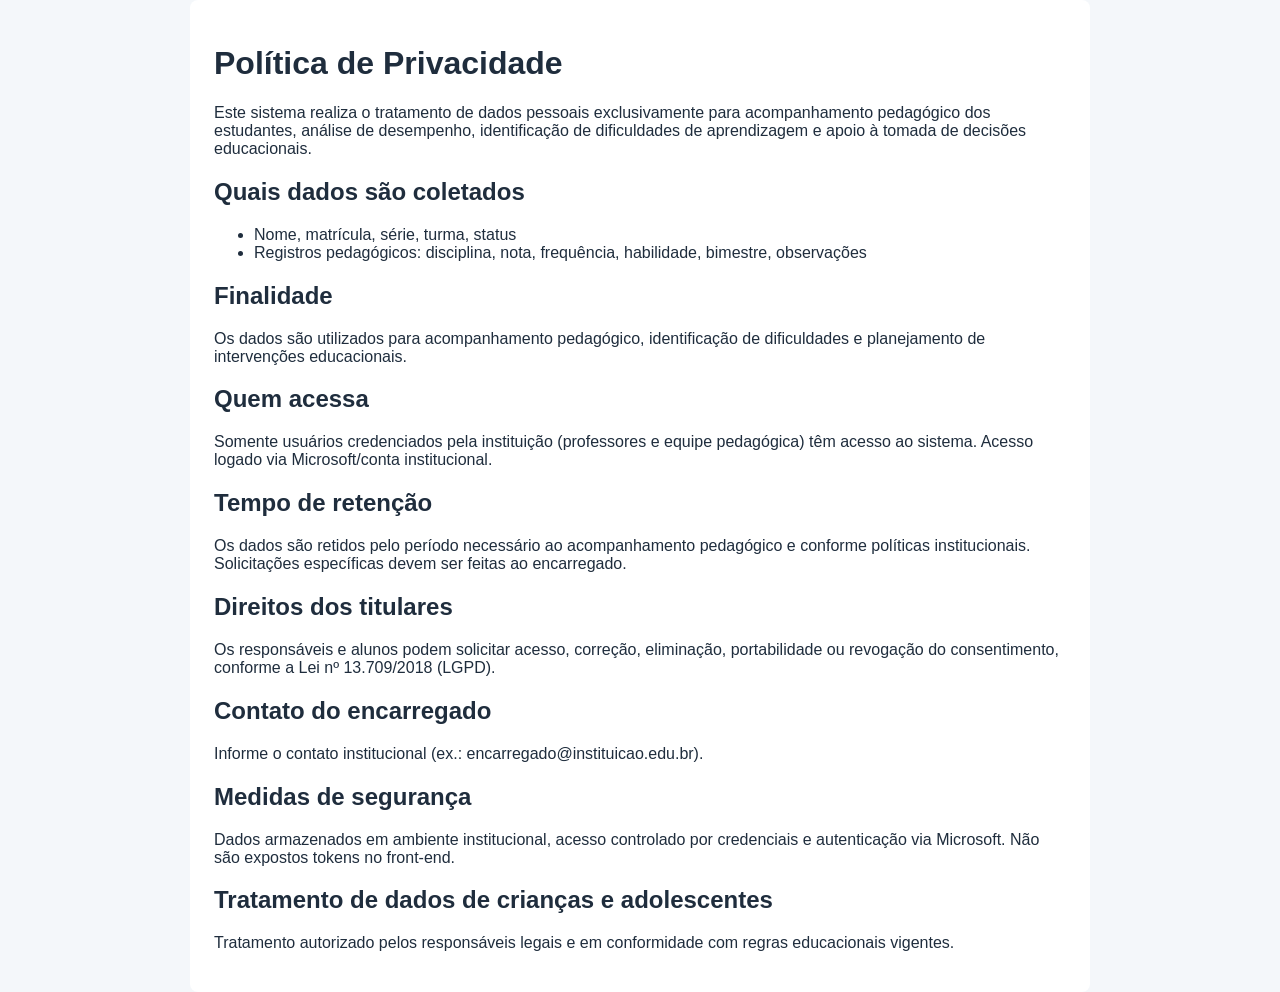
<file: privacidade.html>
<!doctype html>
<html lang="pt-BR">
<head><meta charset="utf-8"/><meta name="viewport" content="width=device-width,initial-scale=1"/><title>Privacidade — Mapa Inteligente do Aluno</title><link rel="stylesheet" href="src/styles.css"/></head>
<body>
  <main style="padding:24px; max-width:900px; margin:auto; background:white; border-radius:8px;">
    <h1>Política de Privacidade</h1>
    <p>Este sistema realiza o tratamento de dados pessoais exclusivamente para acompanhamento pedagógico dos estudantes, análise de desempenho, identificação de dificuldades de aprendizagem e apoio à tomada de decisões educacionais.</p>

    <h2>Quais dados são coletados</h2>
    <ul>
      <li>Nome, matrícula, série, turma, status</li>
      <li>Registros pedagógicos: disciplina, nota, frequência, habilidade, bimestre, observações</li>
    </ul>

    <h2>Finalidade</h2>
    <p>Os dados são utilizados para acompanhamento pedagógico, identificação de dificuldades e planejamento de intervenções educacionais.</p>

    <h2>Quem acessa</h2>
    <p>Somente usuários credenciados pela instituição (professores e equipe pedagógica) têm acesso ao sistema. Acesso logado via Microsoft/conta institucional.</p>

    <h2>Tempo de retenção</h2>
    <p>Os dados são retidos pelo período necessário ao acompanhamento pedagógico e conforme políticas institucionais. Solicitações específicas devem ser feitas ao encarregado.</p>

    <h2>Direitos dos titulares</h2>
    <p>Os responsáveis e alunos podem solicitar acesso, correção, eliminação, portabilidade ou revogação do consentimento, conforme a Lei nº 13.709/2018 (LGPD).</p>

    <h2>Contato do encarregado</h2>
    <p>Informe o contato institucional (ex.: encarregado@instituicao.edu.br).</p>

    <h2>Medidas de segurança</h2>
    <p>Dados armazenados em ambiente institucional, acesso controlado por credenciais e autenticação via Microsoft. Não são expostos tokens no front-end.</p>

    <h2>Tratamento de dados de crianças e adolescentes</h2>
    <p>Tratamento autorizado pelos responsáveis legais e em conformidade com regras educacionais vigentes.</p>
  </main>
</body>
</html>
</file>
<file: src/styles.css>
:root {
  --azul-sesi: #005CA9;
  --azul-escuro: #003B6F;
  --verde-detalhe: #00A88E;
  --branco: #FFFFFF;
  --cinza-fundo: #F4F7FA;
  --texto: #1F2D3D;
  --card-border: rgba(0,0,0,0.05);
}

* { box-sizing: border-box; font-family: Inter, Arial, sans-serif; color: var(--texto); }
body { margin: 0; display:flex; background: var(--cinza-fundo); min-height:100vh; }
.sidebar { width:260px; background: var(--azul-sesi); color: white; padding:20px; }
.sidebar .logo img { max-width:100%; height:40px; object-fit:contain; }
.sidebar h1 { font-size:16px; margin:10px 0 20px; }
.sidebar nav button, .sidebar nav a { display:block; width:100%; text-align:left; margin-bottom:8px; padding:8px 10px; background:none; border:none; color:white; cursor:pointer; border-radius:6px; }
.sidebar nav button.active { background: rgba(255,255,255,0.08); }

.content { flex:1; padding:24px; }
.header { display:flex; justify-content:space-between; align-items:center; }
.cards { display:flex; gap:16px; flex-wrap:wrap; margin-top:16px; }
.card { background: white; padding:16px; border-radius:8px; box-shadow: 0 1px 3px rgba(0,0,0,0.03); border:1px solid var(--card-border); min-width:160px; }
.card h4 { margin:0 0 8px; font-weight:600; }
.semaforo-row { display:flex; gap:12px; margin-top:12px; }
.semaforo-item { padding:12px; border-radius:6px; color:white; flex:1; display:flex; flex-direction:column; }
.semaforo-item.green { background:#2ECC71; }
.semaforo-item.yellow { background:#F1C40F; color:#222; }
.semaforo-item.red { background:#E74C3C; }

.table { width:100%; border-collapse:collapse; margin-top:16px; background:white; border-radius:8px; overflow:hidden; }
.table th, .table td { padding:12px; border-bottom:1px solid #eee; text-align:left; }
.hidden { display:none; }

.insight { margin-top:12px; padding:12px; background:#fff; border-radius:8px; }
</file>
